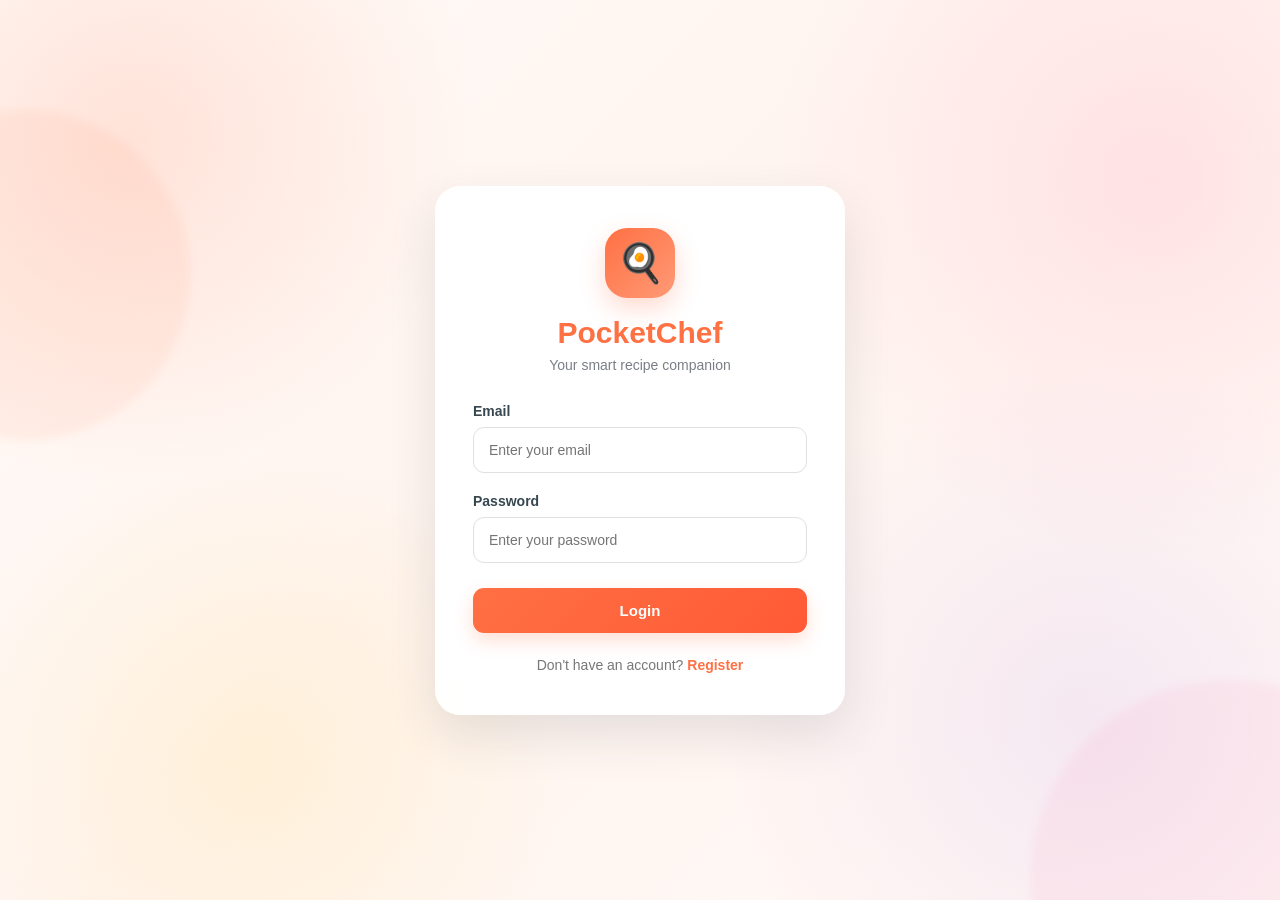
<file: src/main/webapp/index.html>
<!DOCTYPE html>
<html>
<head>
    <meta charset="UTF-8">
    <title>PocketChef</title>
    <link rel="stylesheet" href="style.css">

    <meta http-equiv="refresh" content="0;url=login.html">
</head>

<body>
</body>
</html>
</file>
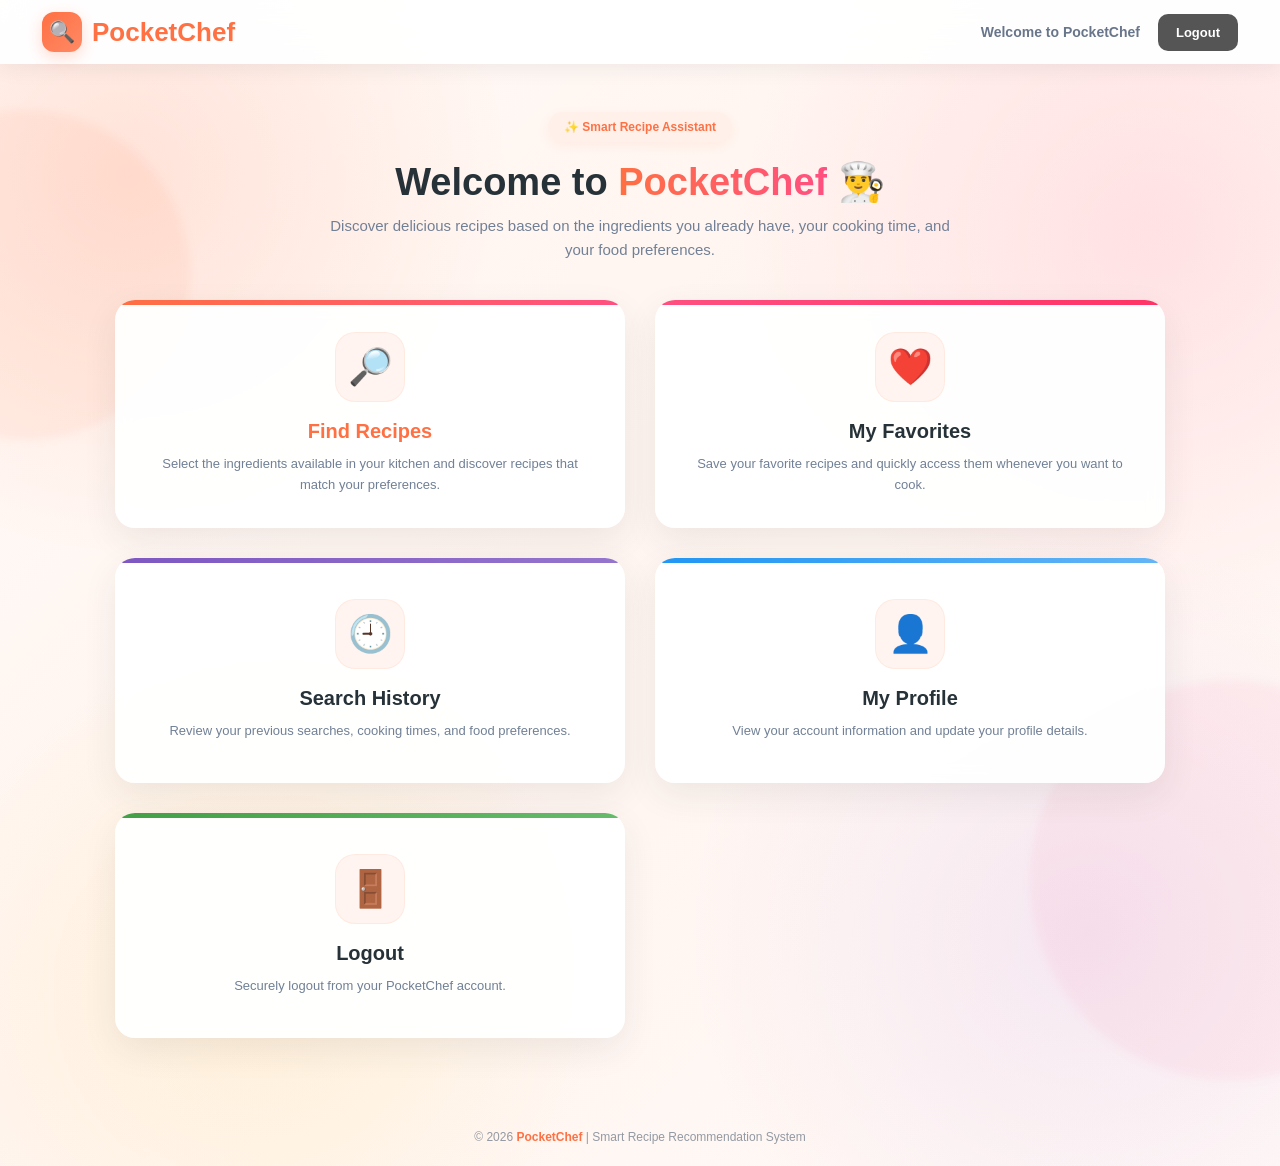
<file: src/main/webapp/dashboard.html>
<!DOCTYPE html>
<html lang="en">

<head>
    <meta charset="UTF-8">
    <meta name="viewport" content="width=device-width, initial-scale=1.0">

    <title>PocketChef | Dashboard</title>

    <style>

        * {
            box-sizing: border-box;
            margin: 0;
            padding: 0;
        }

        body {
            font-family: "Segoe UI", Arial, sans-serif;
            color: #263238;
            min-height: 100vh;

            /* BEAUTIFUL BACKGROUND */
            background:
                    radial-gradient(circle at 10% 15%,
                    rgba(255, 112, 67, 0.16),
                    transparent 25%),

                    radial-gradient(circle at 90% 20%,
                    rgba(255, 79, 129, 0.12),
                    transparent 28%),

                    radial-gradient(circle at 20% 85%,
                    rgba(255, 193, 7, 0.10),
                    transparent 25%),

                    radial-gradient(circle at 85% 80%,
                    rgba(156, 92, 220, 0.10),
                    transparent 28%),

                    linear-gradient(
                            135deg,
                            #fffaf7 0%,
                            #fff5f0 45%,
                            #fff9f6 100%
                    );

            position: relative;
            overflow-x: hidden;
        }

        /* SOFT DECORATIVE BACKGROUND CIRCLES */

        body::before {
            content: "";
            position: fixed;

            width: 330px;
            height: 330px;

            border-radius: 50%;

            background: rgba(255, 112, 67, 0.07);

            top: 110px;
            left: -140px;

            filter: blur(4px);

            z-index: -1;
        }

        body::after {
            content: "";

            position: fixed;

            width: 400px;
            height: 400px;

            border-radius: 50%;

            background: rgba(255, 79, 129, 0.06);

            bottom: -180px;
            right: -150px;

            filter: blur(5px);

            z-index: -1;
        }


        /* HEADER */

        header {
            height: 64px;

            background: rgba(255, 255, 255, 0.94);

            backdrop-filter: blur(12px);

            display: flex;
            align-items: center;
            justify-content: space-between;

            padding: 0 42px;

            box-shadow:
                    0 4px 20px rgba(38, 50, 56, 0.07);

            position: sticky;
            top: 0;

            z-index: 10;
        }


        /* LOGO */

        .logo {
            display: flex;
            align-items: center;
            gap: 10px;

            font-size: 26px;
            font-weight: 800;

            color: #ff7043;
        }

        .logo-icon {
            width: 40px;
            height: 40px;

            border-radius: 12px;

            background:
                    linear-gradient(
                            135deg,
                            #ff7043,
                            #ff8a65
                    );

            display: flex;
            align-items: center;
            justify-content: center;

            font-size: 21px;

            box-shadow:
                    0 5px 15px rgba(255, 112, 67, 0.25);
        }


        /* HEADER RIGHT */

        .header-right {
            display: flex;
            align-items: center;
            gap: 18px;
        }

        .welcome-user {
            font-size: 14px;
            font-weight: 600;
            color: #68758a;
        }

        .logout {
            text-decoration: none;

            background: #555;

            color: white;

            padding: 11px 18px;

            border-radius: 10px;

            font-size: 13px;

            font-weight: 700;

            transition: 0.25s;
        }

        .logout:hover {
            background: #333;

            transform: translateY(-2px);

            box-shadow:
                    0 6px 15px rgba(0, 0, 0, 0.15);
        }


        /* MAIN */

        .main {
            width: 92%;
            max-width: 1050px;

            margin: 48px auto 70px;

            position: relative;
        }


        /* HERO */

        .hero {
            text-align: center;

            margin-bottom: 38px;
        }

        .badge {
            display: inline-block;

            padding: 8px 16px;

            border-radius: 25px;

            background: #fff0ea;

            color: #ff7043;

            font-size: 12px;

            font-weight: 700;

            margin-bottom: 18px;

            box-shadow:
                    0 4px 12px rgba(255, 112, 67, 0.08);
        }

        .hero h1 {
            font-size: 38px;

            margin-bottom: 10px;

            color: #263238;
        }

        .hero h1 span {
            background:
                    linear-gradient(
                            90deg,
                            #ff7043,
                            #ff4f81
                    );

            -webkit-background-clip: text;
            -webkit-text-fill-color: transparent;
        }

        .hero p {
            color: #718096;

            font-size: 15px;

            line-height: 1.6;

            max-width: 650px;

            margin: auto;
        }


        /* CARDS GRID */

        .cards {
            display: grid;

            grid-template-columns:
                repeat(2, 1fr);

            gap: 30px;
        }


        /* CARD */

        .card {
            background:
                    rgba(255, 255, 255, 0.94);

            backdrop-filter: blur(8px);

            border-radius: 20px;

            padding: 32px 35px;

            text-align: center;

            text-decoration: none;

            color: inherit;

            position: relative;

            overflow: hidden;

            min-height: 225px;

            display: flex;

            flex-direction: column;

            justify-content: center;

            align-items: center;

            box-shadow:
                    0 12px 35px rgba(38, 50, 56, 0.08);

            transition:
                    transform 0.25s ease,
                    box-shadow 0.25s ease;
        }


        /* TOP COLOR LINE */

        .card::before {
            content: "";

            position: absolute;

            top: 0;
            left: 0;

            width: 100%;
            height: 5px;

            background:
                    linear-gradient(
                            90deg,
                            #ff7043,
                            #ff4f81
                    );
        }


        /* DIFFERENT CARD COLORS */

        .card:nth-child(2)::before {
            background:
                    linear-gradient(
                            90deg,
                            #ff4f81,
                            #ff3366
                    );
        }

        .card:nth-child(3)::before {
            background:
                    linear-gradient(
                            90deg,
                            #7e57c2,
                            #9575cd
                    );
        }

        .card:nth-child(4)::before {
            background:
                    linear-gradient(
                            90deg,
                            #2196f3,
                            #64b5f6
                    );
        }

        .card:nth-child(5)::before {
            background:
                    linear-gradient(
                            90deg,
                            #43a047,
                            #66bb6a
                    );
        }


        /* CARD HOVER */

        .card:hover {
            transform: translateY(-7px);

            box-shadow:
                    0 20px 45px rgba(38, 50, 56, 0.13);
        }


        /* ICON */

        .card-icon {
            width: 70px;
            height: 70px;

            border-radius: 20px;

            background: #fff4ef;

            display: flex;

            align-items: center;
            justify-content: center;

            font-size: 36px;

            margin-bottom: 18px;

            box-shadow:
                    inset 0 0 0 1px
                    rgba(255, 112, 67, 0.08);
        }


        /* CARD TITLE */

        .card h2 {
            font-size: 20px;

            margin-bottom: 10px;

            color: #263238;
        }

        .card:first-child h2 {
            color: #ff7043;
        }


        /* CARD DESCRIPTION */

        .card p {
            color: #718096;

            font-size: 13px;

            line-height: 1.65;

            max-width: 430px;
        }


        /* FOOTER */

        footer {
            text-align: center;

            padding: 22px;

            color: #9299a3;

            font-size: 12px;
        }

        footer span {
            color: #ff7043;

            font-weight: 700;
        }


        /* RESPONSIVE */

        @media (max-width: 750px) {

            header {
                padding: 0 20px;
            }

            .welcome-user {
                display: none;
            }

            .main {
                margin-top: 35px;
            }

            .hero h1 {
                font-size: 30px;
            }

            .cards {
                grid-template-columns: 1fr;
            }

            .card {
                min-height: 210px;
            }
        }

    </style>
</head>


<body>


<!-- HEADER -->

<header>

    <div class="logo">

        <div class="logo-icon">
            🔍
        </div>

        PocketChef

    </div>


    <div class="header-right">

        <span class="welcome-user">
            Welcome to PocketChef
        </span>

        <a href="logout" class="logout">
            Logout
        </a>

    </div>

</header>



<!-- MAIN -->

<div class="main">


    <!-- HERO -->

    <div class="hero">

        <div class="badge">
            ✨ Smart Recipe Assistant
        </div>

        <h1>
            Welcome to
            <span>PocketChef</span>
            👨‍🍳
        </h1>

        <p>
            Discover delicious recipes based on the ingredients
            you already have, your cooking time, and your food
            preferences.
        </p>

    </div>



    <!-- DASHBOARD CARDS -->

    <div class="cards">


        <!-- FIND RECIPES -->

        <a href="ingredients.html" class="card">

            <div class="card-icon">
                🔎
            </div>

            <h2>
                Find Recipes
            </h2>

            <p>
                Select the ingredients available in your kitchen
                and discover recipes that match your preferences.
            </p>

        </a>



        <!-- FAVORITES -->

        <a href="favorites" class="card">

            <div class="card-icon">
                ❤️
            </div>

            <h2>
                My Favorites
            </h2>

            <p>
                Save your favorite recipes and quickly access
                them whenever you want to cook.
            </p>

        </a>



        <!-- SEARCH HISTORY -->

        <a href="search-history" class="card">

            <div class="card-icon">
                🕘
            </div>

            <h2>
                Search History
            </h2>

            <p>
                Review your previous searches, cooking times,
                and food preferences.
            </p>

        </a>



        <!-- PROFILE -->

        <a href="profile" class="card">

            <div class="card-icon">
                👤
            </div>

            <h2>
                My Profile
            </h2>

            <p>
                View your account information and update
                your profile details.
            </p>

        </a>



        <!-- LOGOUT -->

        <a href="logout" class="card">

            <div class="card-icon">
                🚪
            </div>

            <h2>
                Logout
            </h2>

            <p>
                Securely logout from your PocketChef account.
            </p>

        </a>


    </div>

</div>



<!-- FOOTER -->

<footer>

    © 2026
    <span>PocketChef</span>
    | Smart Recipe Recommendation System

</footer>


</body>

</html>
</file>
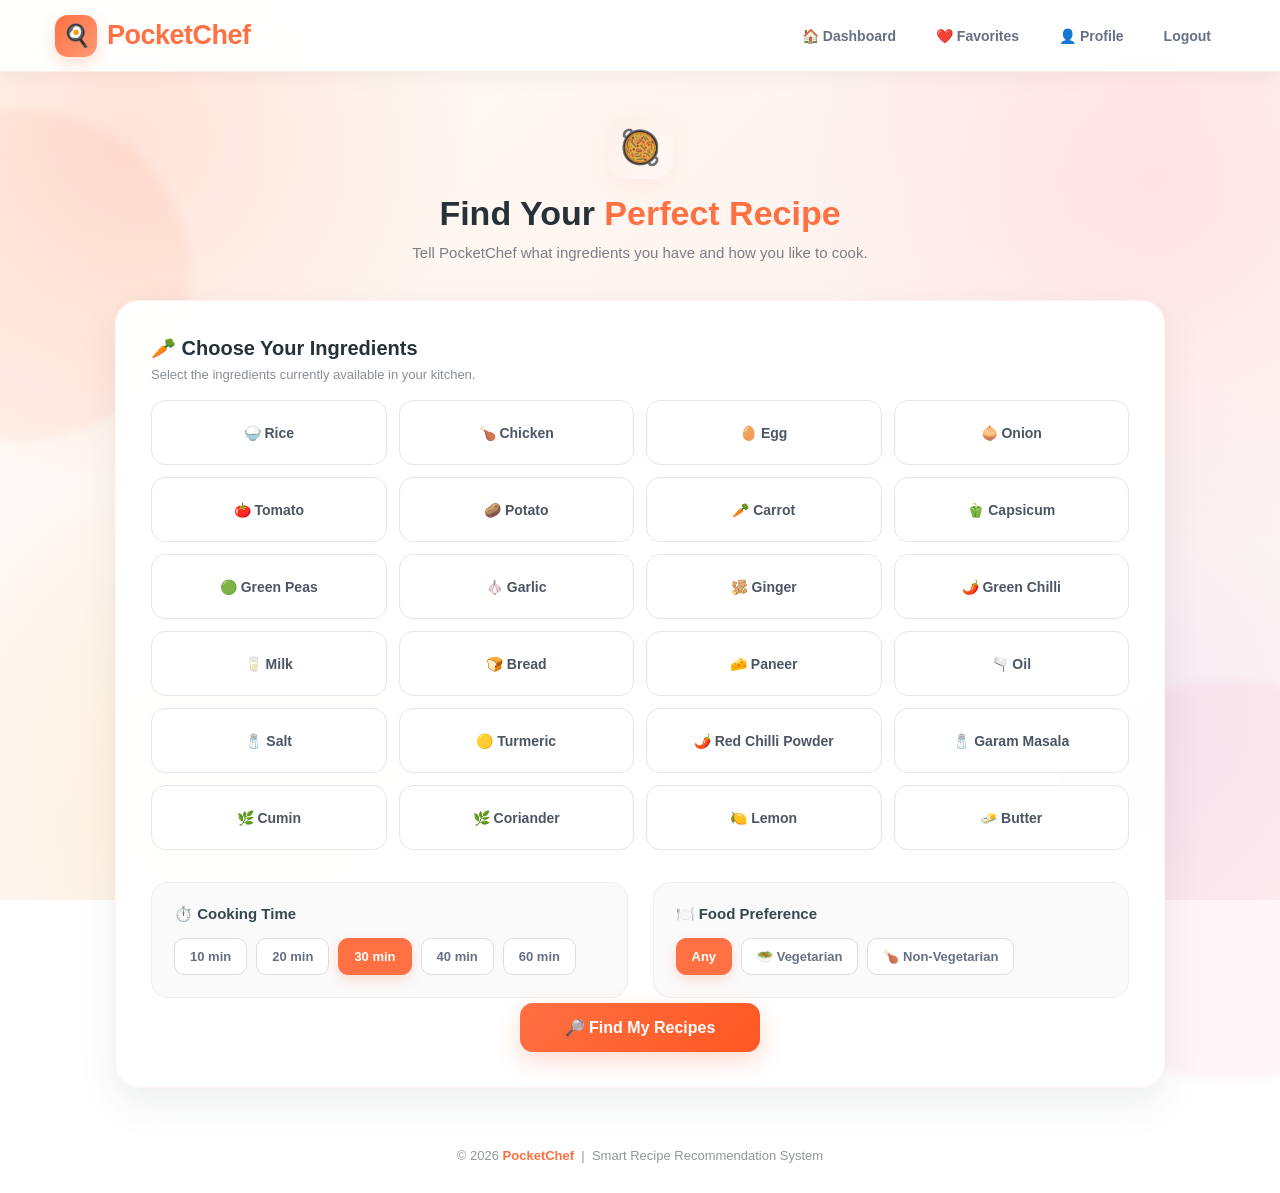
<file: src/main/webapp/ingredients.html>
<!DOCTYPE html>
<html lang="en">

<head>

    <meta charset="UTF-8">

    <meta name="viewport"
          content="width=device-width, initial-scale=1.0">
    <link rel="stylesheet" href="style.css">

    <title>PocketChef | Find Recipes</title>

    <style>

        * {
            margin: 0;
            padding: 0;
            box-sizing: border-box;
        }

        body {
            font-family:
                    "Segoe UI",
                    Arial,
                    sans-serif;

            min-height: 100vh;

            color: #263238;

            background:
                    radial-gradient(
                            circle at 5% 25%,
                            rgba(255, 183, 145, 0.32) 0,
                            rgba(255, 183, 145, 0) 24%
                    ),
                    radial-gradient(
                            circle at 95% 20%,
                            rgba(255, 180, 205, 0.28) 0,
                            rgba(255, 180, 205, 0) 28%
                    ),
                    radial-gradient(
                            circle at 85% 88%,
                            rgba(255, 205, 220, 0.30) 0,
                            rgba(255, 205, 220, 0) 25%
                    ),
                    linear-gradient(
                            135deg,
                            #fff7f2,
                            #fffaf8,
                            #fff0ea
                    );

            background-attachment: fixed;
        }

        /* ================= HEADER ================= */

        header {
            height: 72px;

            background: rgba(255, 255, 255, 0.96);

            display: flex;

            align-items: center;

            justify-content: space-between;

            padding: 0 55px;

            border-bottom:
                    1px solid rgba(255, 112, 67, 0.12);

            box-shadow:
                    0 4px 20px
                    rgba(0, 0, 0, 0.05);

            position: sticky;

            top: 0;

            z-index: 10;
        }

        .logo {
            display: flex;

            align-items: center;

            gap: 10px;

            font-size: 27px;

            font-weight: 800;

            color: #ff7043;
        }

        .logo-icon {
            width: 42px;
            height: 42px;

            border-radius: 13px;

            display: flex;

            align-items: center;

            justify-content: center;

            background:
                    linear-gradient(
                            135deg,
                            #ff7043,
                            #ff9a76
                    );

            color: white;

            font-size: 22px;

            box-shadow:
                    0 6px 15px
                    rgba(255, 112, 67, 0.23);
        }

        .header-links {
            display: flex;

            align-items: center;

            gap: 12px;
        }

        .header-link {
            text-decoration: none;

            color: #667085;

            font-size: 14px;

            font-weight: 600;

            padding: 10px 14px;

            border-radius: 9px;

            transition:
                    background 0.2s,
                    color 0.2s;
        }

        .header-link:hover {
            background: #fff0ea;

            color: #ff7043;
        }


        /* ================= MAIN ================= */

        .container {
            width: 92%;

            max-width: 1050px;

            margin: auto;

            padding: 42px 0 50px;
        }


        /* ================= HERO ================= */

        .hero {
            text-align: center;

            margin-bottom: 35px;
        }

        .hero-icon {
            width: 65px;
            height: 65px;

            margin: auto;

            display: flex;

            align-items: center;

            justify-content: center;

            border-radius: 20px;

            background:
                    linear-gradient(
                            135deg,
                            #fff0ea,
                            #fff8f5
                    );

            font-size: 34px;

            margin-bottom: 15px;

            box-shadow:
                    0 8px 20px
                    rgba(255, 112, 67, 0.08);
        }

        .hero h1 {
            font-size: 34px;

            margin-bottom: 8px;

            color: #263238;
        }

        .hero h1 span {
            color: #ff7043;
        }

        .hero p {
            color: #7a7f87;

            font-size: 15px;

            line-height: 1.6;
        }


        /* ================= FORM ================= */

        .recipe-form {
            background: rgba(255, 255, 255, 0.97);

            border-radius: 24px;

            padding: 35px;

            box-shadow:
                    0 15px 40px
                    rgba(38, 50, 56, 0.08);

            border:
                    1px solid
                    rgba(255, 112, 67, 0.08);
        }

        .section {
            margin-bottom: 32px;
        }

        .section-title {
            display: flex;

            align-items: center;

            gap: 10px;

            font-size: 20px;

            font-weight: 700;

            margin-bottom: 7px;

            color: #263238;
        }

        .section-description {
            color: #8a8f96;

            font-size: 13px;

            margin-bottom: 18px;
        }


        /* ================= INGREDIENT GRID ================= */

        .ingredients-grid {
            display: grid;

            grid-template-columns:
                    repeat(4, 1fr);

            gap: 12px;
        }

        .ingredient {
            position: relative;
        }

        .ingredient input {
            position: absolute;

            opacity: 0;

            pointer-events: none;
        }

        .ingredient label {
            min-height: 65px;

            padding: 12px;

            border:
                    1px solid #e6e6e6;

            border-radius: 14px;

            display: flex;

            align-items: center;

            justify-content: center;

            text-align: center;

            cursor: pointer;

            background: #fff;

            font-size: 14px;

            font-weight: 600;

            color: #4b5563;

            transition:
                    all 0.2s ease;
        }

        .ingredient label:hover {
            border-color: #ff9a76;

            background: #fff8f5;

            transform:
                    translateY(-2px);
        }

        .ingredient input:checked + label {
            background:
                    linear-gradient(
                            135deg,
                            #fff0ea,
                            #ffe4da
                    );

            border-color: #ff7043;

            color: #ff5722;

            box-shadow:
                    0 5px 15px
                    rgba(255, 112, 67, 0.12);
        }


        /* ================= OPTIONS ================= */

        .options-grid {
            display: grid;

            grid-template-columns:
                    1fr 1fr;

            gap: 25px;
        }

        .option-box {
            background: #fafafa;

            border:
                    1px solid #eeeeee;

            border-radius: 17px;

            padding: 22px;
        }

        .option-title {
            font-size: 15px;

            font-weight: 700;

            margin-bottom: 15px;

            color: #37474f;
        }

        .radio-group {
            display: flex;

            flex-wrap: wrap;

            gap: 9px;
        }

        .radio-option {
            position: relative;
        }

        .radio-option input {
            position: absolute;

            opacity: 0;
        }

        .radio-option label {
            display: block;

            padding: 10px 15px;

            border:
                    1px solid #ddd;

            border-radius: 10px;

            background: white;

            cursor: pointer;

            font-size: 13px;

            font-weight: 600;

            color: #667085;

            transition: all 0.2s;
        }

        .radio-option label:hover {
            border-color: #ff9a76;

            color: #ff7043;
        }

        .radio-option input:checked + label {
            background: #ff7043;

            border-color: #ff7043;

            color: white;

            box-shadow:
                    0 5px 12px
                    rgba(255, 112, 67, 0.2);
        }


        /* ================= BUTTON ================= */

        .submit-area {
            text-align: center;

            padding-top: 5px;
        }

        .find-button {
            border: none;

            padding: 15px 45px;

            border-radius: 13px;

            background:
                    linear-gradient(
                            135deg,
                            #ff7043,
                            #ff5722
                    );

            color: white;

            font-size: 16px;

            font-weight: 700;

            cursor: pointer;

            box-shadow:
                    0 9px 22px
                    rgba(255, 112, 67, 0.25);

            transition:
                    transform 0.2s,
                    box-shadow 0.2s;
        }

        .find-button:hover {
            transform:
                    translateY(-3px);

            box-shadow:
                    0 13px 28px
                    rgba(255, 112, 67, 0.32);
        }


        /* ================= FOOTER ================= */

        footer {
            text-align: center;

            color: #92969c;

            font-size: 13px;

            padding: 10px 20px 30px;
        }

        footer span {
            color: #ff7043;

            font-weight: 600;
        }


        /* ================= RESPONSIVE ================= */

        @media (max-width: 850px) {

            .ingredients-grid {
                grid-template-columns:
                        repeat(3, 1fr);
            }

        }

        @media (max-width: 650px) {

            header {
                padding: 0 20px;
            }

            .header-link {
                display: none;
            }

            .container {
                width: 94%;

                padding-top: 30px;
            }

            .recipe-form {
                padding: 22px;
            }

            .ingredients-grid {
                grid-template-columns:
                        repeat(2, 1fr);
            }

            .options-grid {
                grid-template-columns: 1fr;
            }

            .hero h1 {
                font-size: 28px;
            }

        }

        @media (max-width: 400px) {

            .ingredients-grid {
                grid-template-columns: 1fr;
            }

        }

    </style>

</head>


<body>


<!-- ================= HEADER ================= -->

<header>

    <div class="logo">

        <div class="logo-icon">
            🍳
        </div>

        PocketChef

    </div>


    <div class="header-links">

        <a href="dashboard.html"
           class="header-link">

            🏠 Dashboard

        </a>

        <a href="favorites"
           class="header-link">

            ❤️ Favorites

        </a>

        <a href="profile"
           class="header-link">

            👤 Profile

        </a>

        <a href="logout"
           class="header-link">

            Logout

        </a>

    </div>

</header>


<!-- ================= MAIN ================= -->

<div class="container">


    <div class="hero">

        <div class="hero-icon">
            🥘
        </div>

        <h1>
            Find Your <span>Perfect Recipe</span>
        </h1>

        <p>
            Tell PocketChef what ingredients you have
            and how you like to cook.
        </p>

    </div>


    <form
            action="recommend"
            method="post"
            class="recipe-form">


        <!-- ================= INGREDIENTS ================= -->

        <div class="section">

            <div class="section-title">
                🥕 Choose Your Ingredients
            </div>

            <div class="section-description">
                Select the ingredients currently available
                in your kitchen.
            </div>


            <div class="ingredients-grid">


                <div class="ingredient">

                    <input
                            type="checkbox"
                            id="ingredient1"
                            name="ingredientIds"
                            value="1">

                    <label for="ingredient1">
                        🍚 Rice
                    </label>

                </div>


                <div class="ingredient">

                    <input
                            type="checkbox"
                            id="ingredient2"
                            name="ingredientIds"
                            value="2">

                    <label for="ingredient2">
                        🍗 Chicken
                    </label>

                </div>


                <div class="ingredient">

                    <input
                            type="checkbox"
                            id="ingredient3"
                            name="ingredientIds"
                            value="3">

                    <label for="ingredient3">
                        🥚 Egg
                    </label>

                </div>


                <div class="ingredient">

                    <input
                            type="checkbox"
                            id="ingredient4"
                            name="ingredientIds"
                            value="4">

                    <label for="ingredient4">
                        🧅 Onion
                    </label>

                </div>


                <div class="ingredient">

                    <input
                            type="checkbox"
                            id="ingredient5"
                            name="ingredientIds"
                            value="5">

                    <label for="ingredient5">
                        🍅 Tomato
                    </label>

                </div>


                <div class="ingredient">

                    <input
                            type="checkbox"
                            id="ingredient6"
                            name="ingredientIds"
                            value="6">

                    <label for="ingredient6">
                        🥔 Potato
                    </label>

                </div>


                <div class="ingredient">

                    <input
                            type="checkbox"
                            id="ingredient7"
                            name="ingredientIds"
                            value="7">

                    <label for="ingredient7">
                        🥕 Carrot
                    </label>

                </div>


                <div class="ingredient">

                    <input
                            type="checkbox"
                            id="ingredient8"
                            name="ingredientIds"
                            value="8">

                    <label for="ingredient8">
                        🫑 Capsicum
                    </label>

                </div>


                <div class="ingredient">

                    <input
                            type="checkbox"
                            id="ingredient9"
                            name="ingredientIds"
                            value="9">

                    <label for="ingredient9">
                        🟢 Green Peas
                    </label>

                </div>


                <div class="ingredient">

                    <input
                            type="checkbox"
                            id="ingredient10"
                            name="ingredientIds"
                            value="10">

                    <label for="ingredient10">
                        🧄 Garlic
                    </label>

                </div>


                <div class="ingredient">

                    <input
                            type="checkbox"
                            id="ingredient11"
                            name="ingredientIds"
                            value="11">

                    <label for="ingredient11">
                        🫚 Ginger
                    </label>

                </div>


                <div class="ingredient">

                    <input
                            type="checkbox"
                            id="ingredient12"
                            name="ingredientIds"
                            value="12">

                    <label for="ingredient12">
                        🌶️ Green Chilli
                    </label>

                </div>


                <div class="ingredient">

                    <input
                            type="checkbox"
                            id="ingredient13"
                            name="ingredientIds"
                            value="13">

                    <label for="ingredient13">
                        🥛 Milk
                    </label>

                </div>


                <div class="ingredient">

                    <input
                            type="checkbox"
                            id="ingredient14"
                            name="ingredientIds"
                            value="14">

                    <label for="ingredient14">
                        🍞 Bread
                    </label>

                </div>


                <div class="ingredient">

                    <input
                            type="checkbox"
                            id="ingredient15"
                            name="ingredientIds"
                            value="15">

                    <label for="ingredient15">
                        🧀 Paneer
                    </label>

                </div>


                <div class="ingredient">

                    <input
                            type="checkbox"
                            id="ingredient16"
                            name="ingredientIds"
                            value="16">

                    <label for="ingredient16">
                        🫗 Oil
                    </label>

                </div>


                <div class="ingredient">

                    <input
                            type="checkbox"
                            id="ingredient17"
                            name="ingredientIds"
                            value="17">

                    <label for="ingredient17">
                        🧂 Salt
                    </label>

                </div>


                <div class="ingredient">

                    <input
                            type="checkbox"
                            id="ingredient18"
                            name="ingredientIds"
                            value="18">

                    <label for="ingredient18">
                        🟡 Turmeric
                    </label>

                </div>


                <div class="ingredient">

                    <input
                            type="checkbox"
                            id="ingredient19"
                            name="ingredientIds"
                            value="19">

                    <label for="ingredient19">
                        🌶️ Red Chilli Powder
                    </label>

                </div>


                <div class="ingredient">

                    <input
                            type="checkbox"
                            id="ingredient20"
                            name="ingredientIds"
                            value="20">

                    <label for="ingredient20">
                        🧂 Garam Masala
                    </label>

                </div>


                <div class="ingredient">

                    <input
                            type="checkbox"
                            id="ingredient21"
                            name="ingredientIds"
                            value="21">

                    <label for="ingredient21">
                        🌿 Cumin
                    </label>

                </div>


                <div class="ingredient">

                    <input
                            type="checkbox"
                            id="ingredient22"
                            name="ingredientIds"
                            value="22">

                    <label for="ingredient22">
                        🌿 Coriander
                    </label>

                </div>


                <div class="ingredient">

                    <input
                            type="checkbox"
                            id="ingredient23"
                            name="ingredientIds"
                            value="23">

                    <label for="ingredient23">
                        🍋 Lemon
                    </label>

                </div>


                <div class="ingredient">

                    <input
                            type="checkbox"
                            id="ingredient24"
                            name="ingredientIds"
                            value="24">

                    <label for="ingredient24">
                        🧈 Butter
                    </label>

                </div>


            </div>

        </div>


        <!-- ================= OPTIONS ================= -->

        <div class="options-grid">


            <!-- COOKING TIME -->

            <div class="option-box">

                <div class="option-title">
                    ⏱️ Cooking Time
                </div>

                <div class="radio-group">


                    <div class="radio-option">

                        <input
                                type="radio"
                                id="time10"
                                name="cookingTime"
                                value="10">

                        <label for="time10">
                            10 min
                        </label>

                    </div>


                    <div class="radio-option">

                        <input
                                type="radio"
                                id="time20"
                                name="cookingTime"
                                value="20">

                        <label for="time20">
                            20 min
                        </label>

                    </div>


                    <div class="radio-option">

                        <input
                                type="radio"
                                id="time30"
                                name="cookingTime"
                                value="30"
                                checked>

                        <label for="time30">
                            30 min
                        </label>

                    </div>


                    <div class="radio-option">

                        <input
                                type="radio"
                                id="time40"
                                name="cookingTime"
                                value="40">

                        <label for="time40">
                            40 min
                        </label>

                    </div>


                    <div class="radio-option">

                        <input
                                type="radio"
                                id="time60"
                                name="cookingTime"
                                value="60">

                        <label for="time60">
                            60 min
                        </label>

                    </div>


                </div>

            </div>


            <!-- FOOD PREFERENCE -->

            <div class="option-box">

                <div class="option-title">
                    🍽️ Food Preference
                </div>

                <div class="radio-group">


                    <div class="radio-option">

                        <input
                                type="radio"
                                id="any"
                                name="foodPreference"
                                value="Any"
                                checked>

                        <label for="any">
                            Any
                        </label>

                    </div>


                    <div class="radio-option">

                        <input
                                type="radio"
                                id="vegetarian"
                                name="foodPreference"
                                value="Vegetarian">

                        <label for="vegetarian">
                            🥗 Vegetarian
                        </label>

                    </div>


                    <div class="radio-option">

                        <input
                                type="radio"
                                id="nonVegetarian"
                                name="foodPreference"
                                value="Non-Vegetarian">

                        <label for="nonVegetarian">
                            🍗 Non-Vegetarian
                        </label>

                    </div>


                </div>

            </div>


        </div>


        <!-- ================= SUBMIT ================= -->

        <div class="submit-area">

            <button
                    type="submit"
                    class="find-button">

                🔎 Find My Recipes

            </button>

        </div>


    </form>

</div>


<!-- ================= FOOTER ================= -->

<footer>

    © 2026
    <span>PocketChef</span>
    &nbsp;|&nbsp;
    Smart Recipe Recommendation System

</footer>


</body>

</html>
</file>
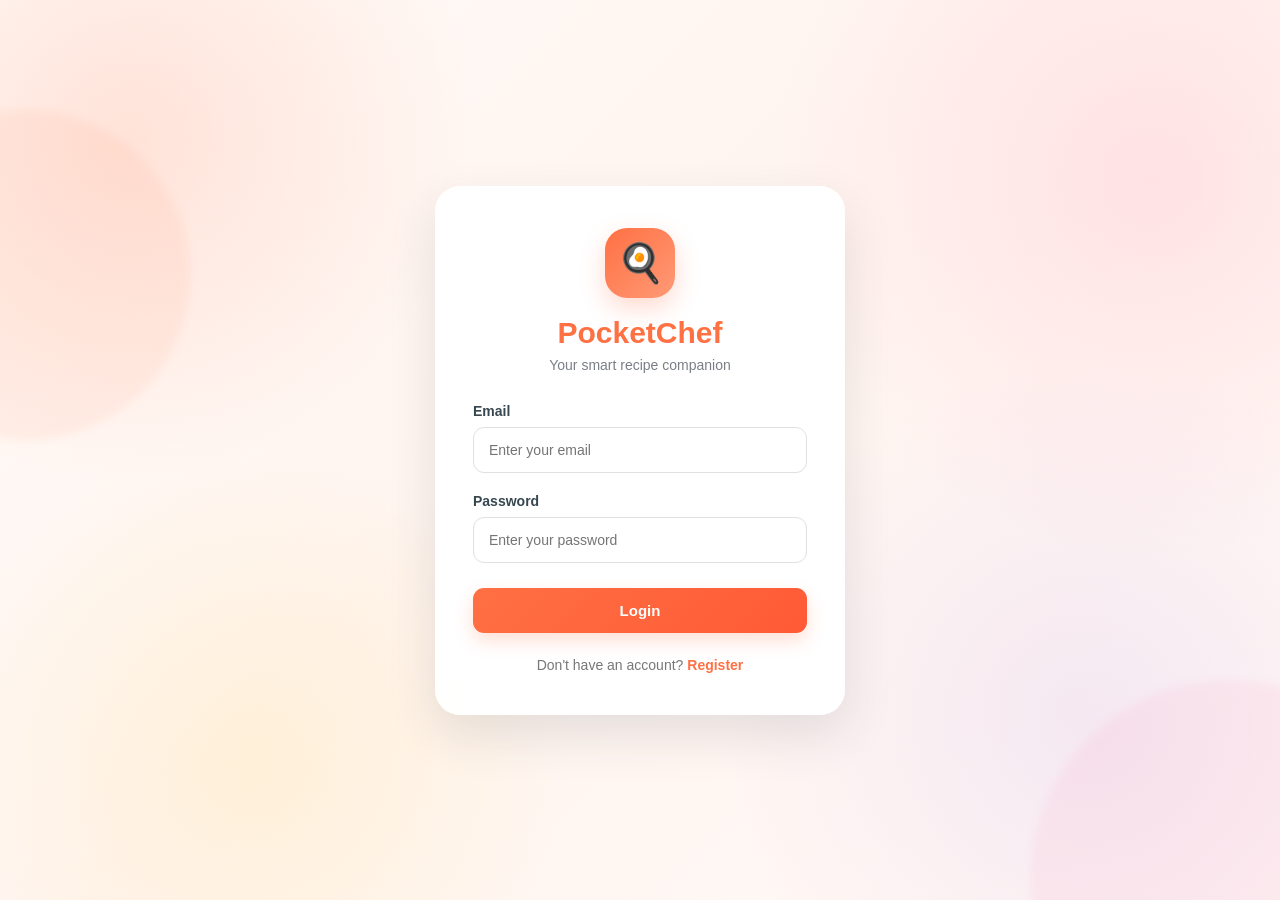
<file: src/main/webapp/login.html>
<!DOCTYPE html>
<html lang="en">

<head>


    <meta charset="UTF-8">

    <meta name="viewport"
          content="width=device-width, initial-scale=1.0">

    <link rel="stylesheet" href="style.css">

    <title>PocketChef | Login</title>

    <style>

        * {
            margin: 0;
            padding: 0;
            box-sizing: border-box;
        }

        body {
            min-height: 100vh;

            font-family:
                    "Segoe UI",
                    Arial,
                    sans-serif;

            display: flex;
            align-items: center;
            justify-content: center;

            background:
                    linear-gradient(
                            135deg,
                            #fff7f2,
                            #ffffff,
                            #fff0ea
                    );

            color: #263238;
        }

        .login-container {
            width: 410px;
            max-width: 90%;

            background: rgba(255,255,255,0.96);

            padding: 42px 38px;

            border-radius: 25px;

            box-shadow:
                    0 20px 50px
                    rgba(38,50,56,0.12);

            text-align: center;
        }

        .logo-icon {
            width: 70px;
            height: 70px;

            margin: 0 auto 18px;

            border-radius: 22px;

            display: flex;
            align-items: center;
            justify-content: center;

            font-size: 38px;

            background:
                    linear-gradient(
                            135deg,
                            #ff7043,
                            #ff9a76
                    );

            box-shadow:
                    0 10px 25px
                    rgba(255,112,67,0.25);
        }

        h1 {
            color: #ff7043;

            font-size: 30px;

            margin-bottom: 7px;
        }

        .subtitle {
            color: #7a7f87;

            font-size: 14px;

            margin-bottom: 30px;
        }

        .form-group {
            text-align: left;

            margin-bottom: 20px;
        }

        label {
            display: block;

            font-size: 14px;

            font-weight: 600;

            margin-bottom: 8px;

            color: #37474f;
        }

        input {
            width: 100%;

            padding: 14px 15px;

            border: 1px solid #e0e0e0;

            border-radius: 11px;

            font-size: 14px;

            outline: none;

            transition:
                    border-color 0.2s,
                    box-shadow 0.2s;
        }

        input:focus {
            border-color: #ff7043;

            box-shadow:
                    0 0 0 3px
                    rgba(255,112,67,0.10);
        }

        button {
            width: 100%;

            border: none;

            padding: 14px;

            border-radius: 11px;

            background:
                    linear-gradient(
                            135deg,
                            #ff7043,
                            #ff5a36
                    );

            color: white;

            font-size: 15px;

            font-weight: 700;

            cursor: pointer;

            margin-top: 5px;

            box-shadow:
                    0 8px 18px
                    rgba(255,112,67,0.22);

            transition:
                    transform 0.2s,
                    box-shadow 0.2s;
        }

        button:hover {
            transform: translateY(-2px);

            box-shadow:
                    0 12px 25px
                    rgba(255,112,67,0.28);
        }

        .register-text {
            margin-top: 24px;

            font-size: 14px;

            color: #777;
        }

        .register-text a {
            color: #ff7043;

            font-weight: 700;

            text-decoration: none;
        }

        .register-text a:hover {
            text-decoration: underline;
        }

        @media(max-width:500px) {

            .login-container {
                padding: 35px 25px;
            }

        }

    </style>

</head>

<body>

<div class="login-container">

    <div class="logo-icon">
        🍳
    </div>

    <h1>PocketChef</h1>

    <p class="subtitle">
        Your smart recipe companion
    </p>


    <form action="login"
          method="post">

        <div class="form-group">

            <label for="email">
                Email
            </label>

            <input
                    type="email"
                    id="email"
                    name="email"
                    placeholder="Enter your email"
                    required>

        </div>


        <div class="form-group">

            <label for="password">
                Password
            </label>

            <input
                    type="password"
                    id="password"
                    name="password"
                    placeholder="Enter your password"
                    required>

        </div>


        <button type="submit">
            Login
        </button>

    </form>


    <div class="register-text">

        Don't have an account?

        <a href="register.html">
            Register
        </a>

    </div>

</div>

</body>

</html>
</file>
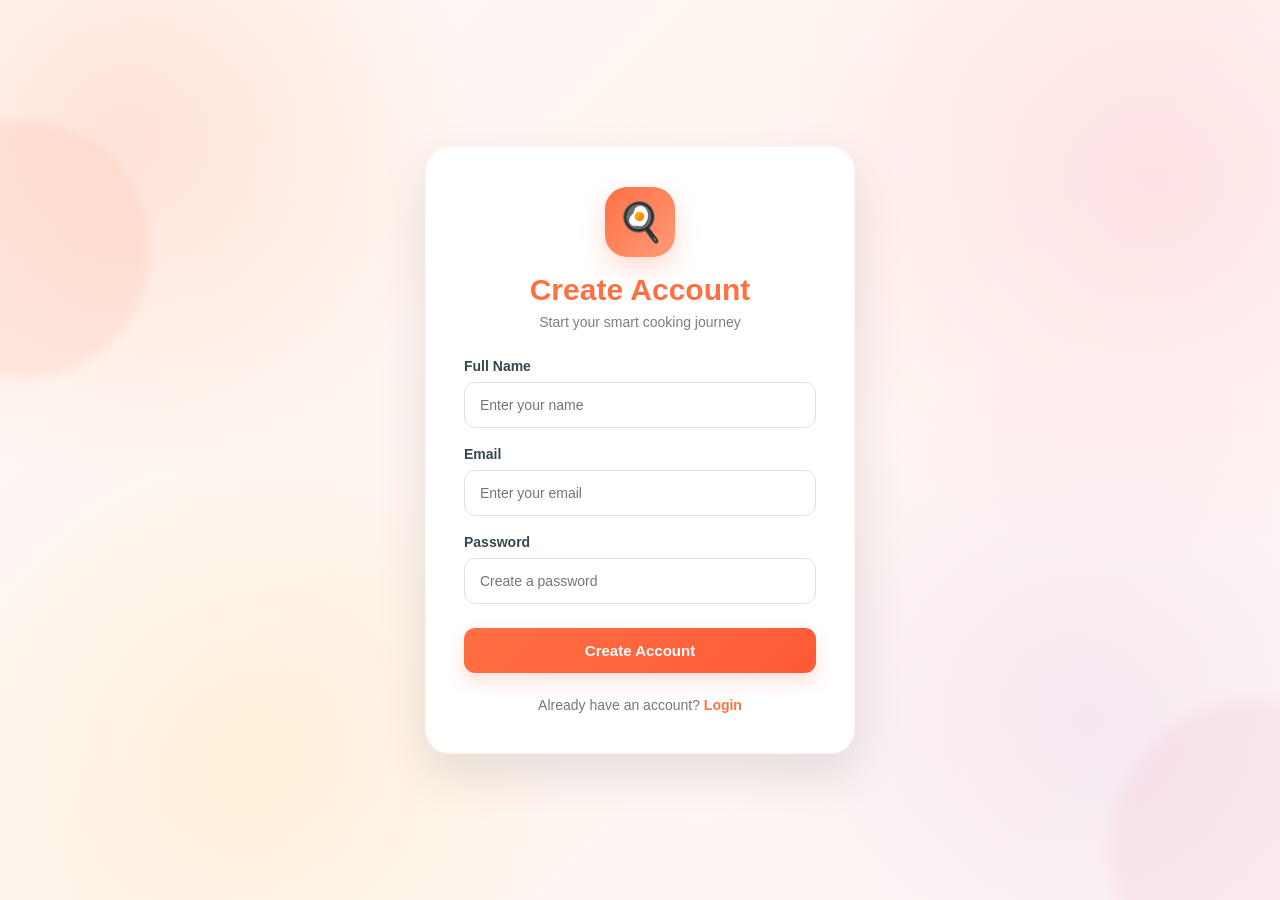
<file: src/main/webapp/register.html>
<!DOCTYPE html>
<html lang="en">

<head>

    <meta charset="UTF-8">

    <meta name="viewport"
          content="width=device-width, initial-scale=1.0">
    <link rel="stylesheet" href="style.css">

    <title>PocketChef | Register</title>

    <style>

        * {
            margin: 0;
            padding: 0;
            box-sizing: border-box;
        }

        body {
            min-height: 100vh;

            font-family:
                    "Segoe UI",
                    Arial,
                    sans-serif;

            display: flex;
            align-items: center;
            justify-content: center;

            color: #263238;

            background:
                    radial-gradient(
                            circle at 8% 25%,
                            rgba(255, 183, 145, 0.32) 0,
                            rgba(255, 183, 145, 0) 25%
                    ),
                    radial-gradient(
                            circle at 92% 20%,
                            rgba(255, 180, 205, 0.28) 0,
                            rgba(255, 180, 205, 0) 28%
                    ),
                    radial-gradient(
                            circle at 82% 90%,
                            rgba(255, 205, 220, 0.30) 0,
                            rgba(255, 205, 220, 0) 25%
                    ),
                    linear-gradient(
                            135deg,
                            #fff7f2,
                            #fffaf8,
                            #fff0ea
                    );

            position: relative;
            overflow: hidden;
        }

        body::before {
            content: "";

            position: fixed;

            width: 260px;
            height: 260px;

            left: -110px;
            top: 120px;

            background: rgba(255, 150, 110, 0.12);

            border-radius: 50%;

            filter: blur(5px);

            pointer-events: none;
        }

        body::after {
            content: "";

            position: fixed;

            width: 300px;
            height: 300px;

            right: -130px;
            bottom: -100px;

            background: rgba(255, 150, 190, 0.12);

            border-radius: 50%;

            filter: blur(8px);

            pointer-events: none;
        }

        .register-container {
            width: 430px;
            max-width: 92%;

            background:
                    rgba(255,255,255,0.96);

            padding: 40px 38px;

            border-radius: 25px;

            box-shadow:
                    0 20px 50px
                    rgba(38,50,56,0.12);

            text-align: center;

            position: relative;
            z-index: 2;

            border:
                    1px solid
                    rgba(255,112,67,0.08);
        }

        .logo-icon {
            width: 70px;
            height: 70px;

            margin: 0 auto 16px;

            border-radius: 22px;

            display: flex;
            align-items: center;
            justify-content: center;

            font-size: 38px;

            background:
                    linear-gradient(
                            135deg,
                            #ff7043,
                            #ff9a76
                    );

            box-shadow:
                    0 10px 25px
                    rgba(255,112,67,0.25);
        }

        h1 {
            color: #ff7043;

            font-size: 30px;

            margin-bottom: 7px;
        }

        .subtitle {
            color: #7a7f87;

            font-size: 14px;

            margin-bottom: 28px;
        }

        .form-group {
            text-align: left;

            margin-bottom: 18px;
        }

        label {
            display: block;

            font-size: 14px;

            font-weight: 600;

            color: #37474f;

            margin-bottom: 8px;
        }

        input {
            width: 100%;

            padding: 14px 15px;

            border: 1px solid #e0e0e0;

            border-radius: 11px;

            font-size: 14px;

            outline: none;

            transition:
                    border-color 0.2s,
                    box-shadow 0.2s;
        }

        input:focus {
            border-color: #ff7043;

            box-shadow:
                    0 0 0 3px
                    rgba(255,112,67,0.10);
        }

        button {
            width: 100%;

            border: none;

            padding: 14px;

            border-radius: 11px;

            background:
                    linear-gradient(
                            135deg,
                            #ff7043,
                            #ff5a36
                    );

            color: white;

            font-size: 15px;

            font-weight: 700;

            cursor: pointer;

            margin-top: 6px;

            box-shadow:
                    0 8px 18px
                    rgba(255,112,67,0.22);

            transition:
                    transform 0.2s,
                    box-shadow 0.2s;
        }

        button:hover {
            transform: translateY(-2px);

            box-shadow:
                    0 12px 25px
                    rgba(255,112,67,0.28);
        }

        .login-text {
            margin-top: 24px;

            font-size: 14px;

            color: #777;
        }

        .login-text a {
            color: #ff7043;

            font-weight: 700;

            text-decoration: none;
        }

        .login-text a:hover {
            text-decoration: underline;
        }

        @media(max-width:500px) {

            .register-container {
                padding: 35px 25px;
            }

        }

    </style>

</head>

<body>

<div class="register-container">

    <div class="logo-icon">
        🍳
    </div>

    <h1>
        Create Account
    </h1>

    <p class="subtitle">
        Start your smart cooking journey
    </p>

    <form action="register"
          method="post">

        <div class="form-group">

            <label for="name">
                Full Name
            </label>

            <input
                    type="text"
                    id="name"
                    name="name"
                    placeholder="Enter your name"
                    required>

        </div>

        <div class="form-group">

            <label for="email">
                Email
            </label>

            <input
                    type="email"
                    id="email"
                    name="email"
                    placeholder="Enter your email"
                    required>

        </div>

        <div class="form-group">

            <label for="password">
                Password
            </label>

            <input
                    type="password"
                    id="password"
                    name="password"
                    placeholder="Create a password"
                    required>

        </div>

        <button type="submit">
            Create Account
        </button>

    </form>

    <div class="login-text">

        Already have an account?

        <a href="login.html">
            Login
        </a>

    </div>

</div>

</body>

</html>
</file>
<file: src/main/webapp/style.css>
/* =========================================================
   POCKETCHEF - COMMON STYLE
   SAME DASHBOARD BACKGROUND FOR ALL PAGES
   ========================================================= */

* {
    margin: 0;
    padding: 0;
    box-sizing: border-box;
}

html,
body {
    min-height: 100%;
}

body {
    font-family: "Segoe UI", Arial, sans-serif;
    color: #263238;

    /* =====================================================
       EXACT DASHBOARD BACKGROUND
       ===================================================== */

    background:
            radial-gradient(
                    circle at 10% 15%,
                    rgba(255, 112, 67, 0.16),
                    transparent 25%
            ),

            radial-gradient(
                    circle at 90% 20%,
                    rgba(255, 79, 129, 0.12),
                    transparent 28%
            ),

            radial-gradient(
                    circle at 20% 85%,
                    rgba(255, 193, 7, 0.10),
                    transparent 25%
            ),

            radial-gradient(
                    circle at 85% 80%,
                    rgba(156, 92, 220, 0.10),
                    transparent 28%
            ),

            linear-gradient(
                    135deg,
                    #fffaf7 0%,
                    #fff5f0 45%,
                    #fff9f6 100%
            ) !important;

    background-attachment: fixed !important;
    background-size: cover !important;
    background-repeat: no-repeat !important;

    position: relative;
    overflow-x: hidden;
}

/* =========================================================
   DASHBOARD DECORATIVE CIRCLES
   ========================================================= */

body::before {
    content: "";

    position: fixed;

    width: 330px;
    height: 330px;

    border-radius: 50%;

    background: rgba(255, 112, 67, 0.07);

    top: 110px;
    left: -140px;

    filter: blur(4px);

    z-index: -1;

    pointer-events: none;
}

body::after {
    content: "";

    position: fixed;

    width: 400px;
    height: 400px;

    border-radius: 50%;

    background: rgba(255, 79, 129, 0.06);

    bottom: -180px;
    right: -150px;

    filter: blur(5px);

    z-index: -1;

    pointer-events: none;
}

/* =========================================================
   COMMON HEADER
   ========================================================= */

header,
.header {
    background: rgba(255, 255, 255, 0.94);

    backdrop-filter: blur(12px);

    box-shadow:
            0 4px 20px rgba(38, 50, 56, 0.07);
}

/* =========================================================
   COMMON LOGO
   ========================================================= */

.logo {
    color: #ff7043;
    font-weight: 800;
    letter-spacing: -0.5px;
}

/* =========================================================
   COMMON CARDS
   ========================================================= */

.card,
.recipe-card,
.ingredients-box,
.history-box,
.profile-card,
.login-card,
.register-card,
.no-favorites {
    background: rgba(255, 255, 255, 0.94);

    backdrop-filter: blur(8px);

    box-shadow:
            0 15px 40px rgba(38, 50, 56, 0.08);
}

/* =========================================================
   COMMON BUTTONS
   ========================================================= */

button,
.primary-btn,
.continue-btn,
.edit-btn {
    transition:
            transform 0.2s ease,
            box-shadow 0.2s ease,
            background 0.2s ease;
}

button:hover,
.primary-btn:hover,
.continue-btn:hover,
.edit-btn:hover {
    transform: translateY(-2px);

    box-shadow:
            0 8px 20px rgba(255, 112, 67, 0.20);
}

/* =========================================================
   COMMON LINKS
   ========================================================= */

a {
    transition: 0.2s ease;
}

/* =========================================================
   MOBILE
   ========================================================= */

@media (max-width: 700px) {

    body {
        background:
                radial-gradient(
                        circle at 0% 20%,
                        rgba(255, 112, 67, 0.10),
                        transparent 120px
                ),

                radial-gradient(
                        circle at 100% 80%,
                        rgba(255, 79, 129, 0.08),
                        transparent 140px
                ),

                linear-gradient(
                        135deg,
                        #fffaf7,
                        #fff5f0,
                        #fff9f6
                ) !important;

        background-attachment: fixed !important;
    }
}
</file>
